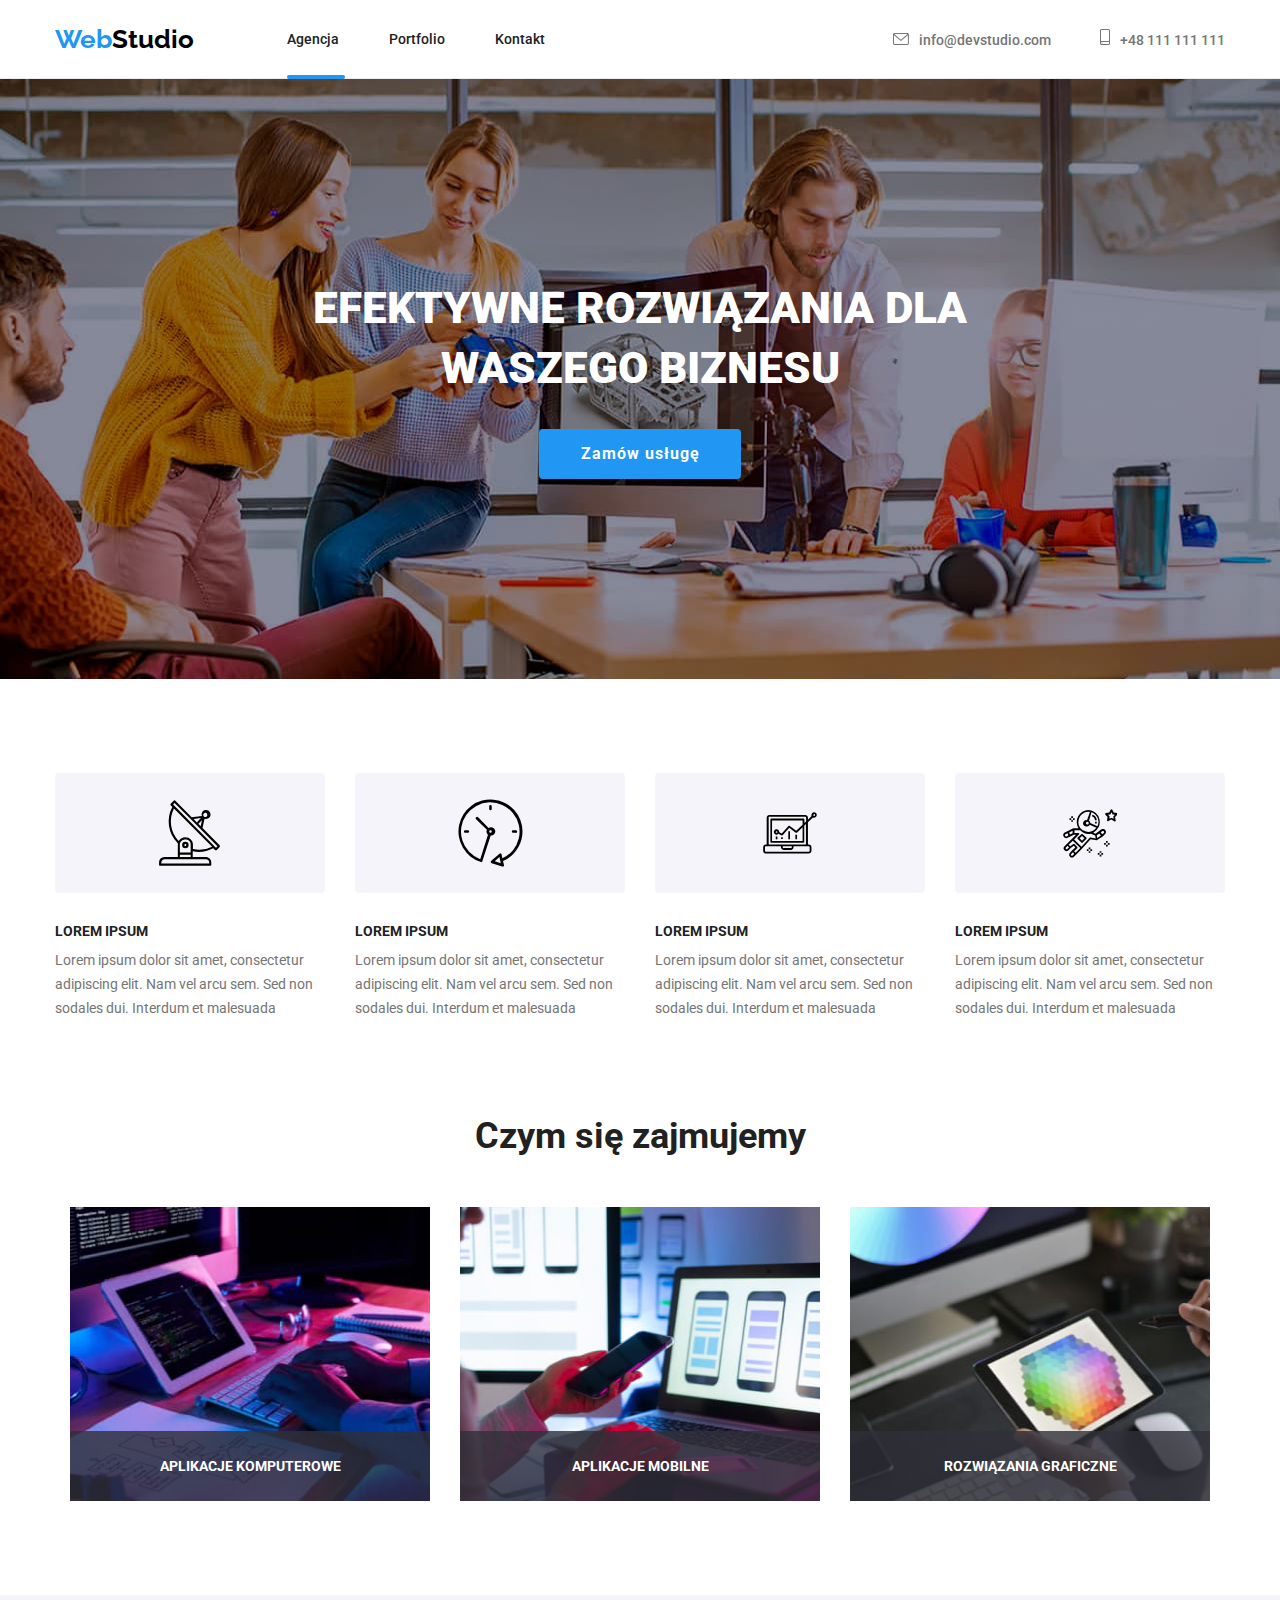
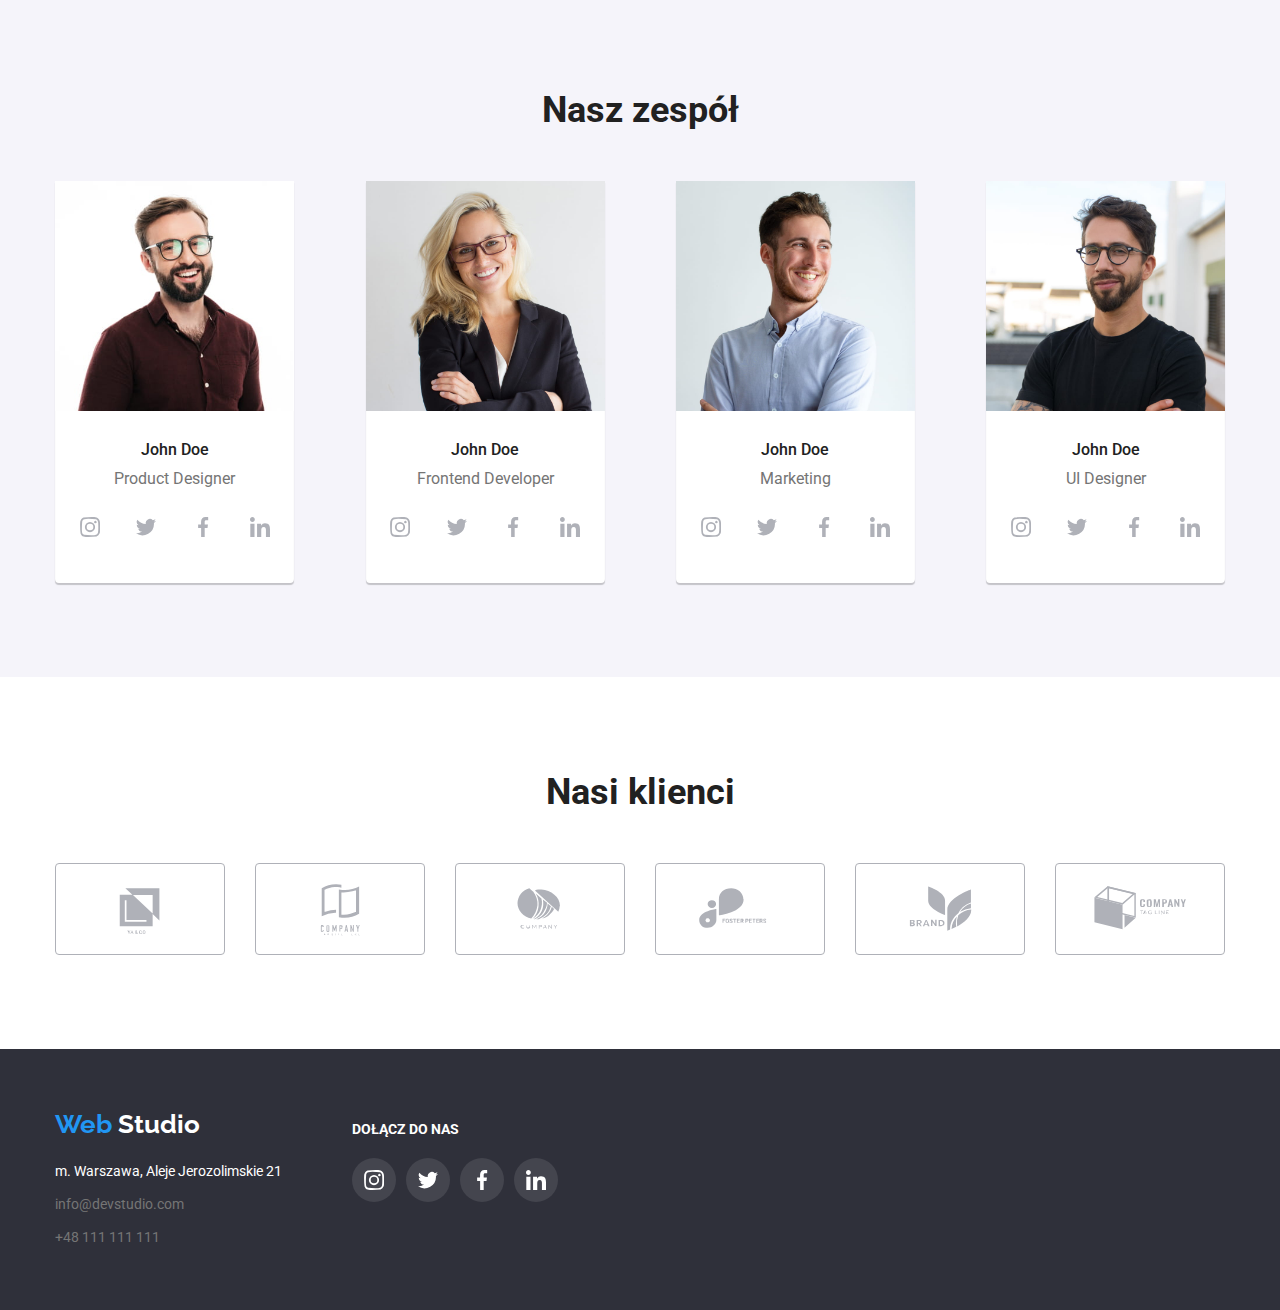
<file: index.html>
<!DOCTYPE html>
<html lang="pl">
  <head>
    <meta charset="UTF-8" >
    <meta http-equiv="X-UA-Compatible" content="IE=edge" >
    <meta name="viewport" content="width=device-width, initial-scale=1.0" >
    <title>Studio</title>
    <link rel="preconnect" href="https://fonts.googleapis.com" >
    <link rel="preconnect" href="https://fonts.gstatic.com" crossorigin >
    <link
      href="https://fonts.googleapis.com/css2?family=Raleway:wght@700&family=Roboto:wght@400;500;700;900&display=swap"
      rel="stylesheet"
    >
    <link
    rel="stylesheet"
    href="https://cdnjs.cloudflare.com/ajax/libs/modern-normalize/1.0.0/modern-normalize.min.css"
  >
    <link rel="stylesheet" href="./css/styles.css" >
  </head>
  <body>
    <header>
      <div class="container header-container">
        <nav class="navigation">
          <div class="logo"><a class="webstudio" href="#"
          ><span class="logo-element ">Web</span
          ><span class="logo-second-element">Studio</span></a> 
          </div>
          <ul class="header-links">
            <li><a class="link link1" href="/">Agencja</a></li>
            <li><a class="link" href="./portfolio.html">Portfolio</a></li>
            <li><a class="link link3" href="/kontakt">Kontakt</a></li>
          </ul>
        </nav>
        <div class="header-links address-list">
          <ul class="flex-list">
            <li class="header-details">
              <a class="contacts-link" href="mailto:info@devstudio.com"
              ><svg width="16" height="12"  class="contacts-icon">
                <use class="envelope-icon" href="./images/icons.svg#icon-envelope-1"></use>
              </svg>info@devstudio.com</a>
            </li> 
            <li>
              <a class="contacts-link" href="tel:+48111111111"><svg class="contacts-icon" width="10" height="16"><use href="./images/icons.svg#icon-smartphone-1"></use></svg>+48 111 111 111</a>
            </li>
          </ul>
        </div>
      </div>
    </header>
    <main>
      <section class="first-section section" >
        <div class="first-section container">
          <div><h1 class="header-main">EFEKTYWNE ROZWIĄZANIA DLA WASZEGO BIZNESU</h1></div>
            <div class="button-container">
              <button class="button modal-btn" type="button" data-modal-open>Zamów usługę</button>
          </div>
        </div>
      </section>
      <section class="second-section">
        <!-- <h2>Lorem ipsum sekcja</h2> -->
        <div class="container">
          <div class="second-section-flex">
            <ul class="text-columns">
              <li class="list-item"><div class="icon-box"><svg class="lorem-ipsum-class" width="65.32" height="70">
                <use
                  href="./images/icons.svg#icon-antenna-1"
                ></use>
              </svg></div>
                <div class="text-box"><h3>LOREM IPSUM</h3>
                <p class="second-section-paragraph">
                Lorem ipsum dolor sit amet, consectetur adipiscing elit. Nam vel
                arcu sem. Sed non sodales dui. Interdum et malesuada
                </p></div>
              </li>
              <li class="list-item"> <div class="icon-box"><svg class="lorem-ipsum-class" width="66.96" height="70">
                <use
                  href="./images/icons.svg#icon-clock-1"
                ></use>
              </svg></div>
              <div class="text-box"><h3>LOREM IPSUM</h3>
                <p class="second-section-paragraph">
                Lorem ipsum dolor sit amet, consectetur adipiscing elit. Nam vel
                arcu sem. Sed non sodales dui. Interdum et malesuada
                </p></div>
              </li>
              <li class="list-item"> <div class="icon-box"><svg class="lorem-ipsum-class" width="70" height="53.69">
                <use
                  href="./images/icons.svg#icon-diagram-1"
                ></use>
              </svg></div>
                <div class="text-box"><h3>LOREM IPSUM</h3>
                <p class="second-section-paragraph">
                Lorem ipsum dolor sit amet, consectetur adipiscing elit. Nam vel
                arcu sem. Sed non sodales dui. Interdum et malesuada
                </p></div>
              </li>
              <li class="list-item"><div class="icon-box"><svg class="lorem-ipsum-class" width="54.83" height="60.66">
                <use
                  href="./images/icons.svg#icon-astronaut-1"
                ></use>
              </svg></div>
                <div class="text-box"><h3>LOREM IPSUM</h3>
                <p class="second-section-paragraph">
                Lorem ipsum dolor sit amet, consectetur adipiscing elit. Nam vel
                arcu sem. Sed non sodales dui. Interdum et malesuada
                </p></div>
              </li>
            </ul>
          </div>
        </div>
      </section>
      <section class="second-section  section">
        <div class="container">
          <div class="team-descripton-section">
            <h2 class="container team-description">Czym się zajmujemy</h2>
            <ul class="image-section-1 container">
              <li>
                <div class="team-description-image">
                  <img class="image-main-page"
                    src="./images/img1.jpg"
                    alt="programowanie"
                    width="370"
                    height="294"
                  ><div class="section2-wrapper"><p class="image-explanation-section2">Aplikacje komputerowe</p></div></div>
              </li>
              <li><div class="team-description-image">
                <img class="image-main-page"
                src="./images/img2.jpg"
                alt="tworzenie aplikacji"
                width="370"
                height="294"
              ><div class="section2-wrapper"><p class="image-explanation-section2">Aplikacje mobilne</p></div></div>
              </li>
              <li><div class="team-description-image">
                <img class="image-main-page"
                src="./images/img3.jpg"
                alt="tworzenie grafiki"
                width="370"
                height="294"
              ><div class="section2-wrapper"><p class="image-explanation-section2">Rozwiązania graficzne</p></div></div>
              </li>
            </ul>
          </div>
        </div>
      </section>
      <section class="third-section section">
        <div class="=container">
         <h2 class="team-description team-members">Nasz zespół</h2>
         <ul class="image-section-2 container">
           <li class="photo-box">
             <div class="photo-block"><img class="image-main-page team-portrait"
              src="./images/img4.jpg"
              alt="John Doe"
              width="270"
              height="260"
            >
             <h3>John Doe</h3>
             <p class="position-description">Product Designer</p>
             <div class="team-social-media">
              <ul class="social-media-flex">
                <li class="social-media-flex-list" >
                  <div class="social-media-link"><svg class="individual-links"  width="44" height="44">
                    <use x="12px" y="12px" width="20" height="20"  href="./images/icons.svg#icon-instagram-2">
                    </use>
                  </svg></div>
                </li> 
                <li class="social-media-flex-list">
                  <div><svg class="individual-links" width="44" height="44">
                    <use x="12px" y="12px" width="20" height="20" href="./images/icons.svg#icon-twitter-1">
                    </use>
                  </svg></div>
                </li>
                <li class="social-media-flex-list">
                  <div><svg class="individual-links" width="44" height="44">
                    <use x="12px" y="12px" width="20" height="20" href="./images/icons.svg#icon-facebook-1">
                    </use>
                  </svg></div>
                </li>
                <li class="social-media-flex-list">
                  <div><svg class="individual-links" width="44" height="44">
                    <use x="12px" y="12px" width="20" height="20" href="./images/icons.svg#icon-linkedin-1">
                    </use>
                  </svg></div>
                </li>
              </ul>
            </div>
            </div>
           </li>
           <li class="photo-box">
             <div class="photo-block"><img class="image-main-page team-portrait"
              src="./images/img5.jpg"
              alt="John Doe"
              width="270"
              height="260"
            >
             <h3>John Doe</h3>
             <p class="position-description">Frontend Developer</p><div class="team-social-media">
              <ul class="social-media-flex">
                <li class="social-media-flex-list" >
                  <div class="social-media-link"><svg class="individual-links"  width="44" height="44">
                    <use x="12px" y="12px" width="20" height="20"  href="./images/icons.svg#icon-instagram-2">
                    </use>
                  </svg></div>
                </li> 
                <li class="social-media-flex-list">
                  <div><svg class="individual-links" width="44" height="44">
                    <use x="12px" y="12px" width="20" height="20" href="./images/icons.svg#icon-twitter-1">
                    </use>
                  </svg></div>
                </li>
                <li class="social-media-flex-list">
                  <div><svg class="individual-links" width="44" height="44">
                    <use x="12px" y="12px" width="20" height="20" href="./images/icons.svg#icon-facebook-1">
                    </use>
                  </svg></div>
                </li>
                <li class="social-media-flex-list">
                  <div><svg class="individual-links" width="44" height="44">
                    <use x="12px" y="12px" width="20" height="20" href="./images/icons.svg#icon-linkedin-1">
                    </use>
                  </svg></div>
                </li>
              </ul></div></div>
           </li>
           <li class="photo-box">
             <div class="photo-block"><img class="image-main-page team-portrait"
              src="./images/img6.jpg"
              alt="John Doe"
              width="270"
              height="260"
            >
             <h3>John Doe</h3>
             <p class="position-description">Marketing</p><div class="team-social-media">
              <ul class="social-media-flex">
                <li class="social-media-flex-list" >
                  <div class="social-media-link"><svg class="individual-links"  width="44" height="44">
                    <use x="12px" y="12px" width="20" height="20"  href="./images/icons.svg#icon-instagram-2">
                    </use>
                  </svg></div>
                </li> 
                <li class="social-media-flex-list">
                  <div><svg class="individual-links" width="44" height="44">
                    <use x="12px" y="12px" width="20" height="20" href="./images/icons.svg#icon-twitter-1">
                    </use>
                  </svg></div>
                </li>
                <li class="social-media-flex-list">
                  <div><svg class="individual-links" width="44" height="44">
                    <use x="12px" y="12px" width="20" height="20" href="./images/icons.svg#icon-facebook-1">
                    </use>
                  </svg></div>
                </li>
                <li class="social-media-flex-list">
                  <div><svg class="individual-links" width="44" height="44">
                    <use x="12px" y="12px" width="20" height="20" href="./images/icons.svg#icon-linkedin-1">
                    </use>
                  </svg></div>
                </li>
              </ul></div></div>
           </li>
           <li class="photo-box">
             <div class="photo-block"><img class="image-main-page team-portrait"
              src="./images/img7.jpg"
              alt="John Doe"
              width="270"
              height="260"
            >
             <h3>John Doe</h3>
             <p class="position-description">UI Designer</p><div class="team-social-media">
              <ul class="social-media-flex">
                <li class="social-media-flex-list" >
                  <div class="social-media-link"><svg class="individual-links"  width="44" height="44">
                    <use x="12px" y="12px" width="20" height="20"  href="./images/icons.svg#icon-instagram-2">
                    </use>
                  </svg></div>
                </li> 
                <li class="social-media-flex-list">
                  <div><svg class="individual-links" width="44" height="44">
                    <use x="12px" y="12px" width="20" height="20" href="./images/icons.svg#icon-twitter-1">
                    </use>
                  </svg></div>
                </li>
                <li class="social-media-flex-list">
                  <div><svg class="individual-links" width="44" height="44">
                    <use x="12px" y="12px" width="20" height="20" href="./images/icons.svg#icon-facebook-1">
                    </use>
                  </svg></div>
                </li>
                <li class="social-media-flex-list">
                  <div><svg class="individual-links" width="44" height="44">
                    <use x="12px" y="12px" width="20" height="20" href="./images/icons.svg#icon-linkedin-1">
                    </use>
                  </svg></div>
                </li>
              </ul></div></div>
           </li>
         </ul>
       </div>
      </section>
      <section class="last-section">
        <div class="last-section-paragraph container"><h2>Nasi klienci</h2></div>
        <div class="container last-section-icons">
          <svg class="client-icon" width="170" height="92">
            <use
              href="./images/icons.svg#icon-Client-1-1"
            ></use>
          </svg>
          <svg class="client-icon" width="170" height="92">
            <use
              href="./images/icons.svg#icon-Client-2-1"
            ></use>
          </svg>
          <svg class="client-icon" width="170" height="92">
            <use
              href="./images/icons.svg#icon-Client-3-1"
            ></use>
          </svg>
          <svg class="client-icon" width="170" height="92">
            <use
              href="./images/icons.svg#icon-Client-4-1"
            ></use>
          </svg>
          <svg class="client-icon" width="170" height="92">
            <use
              href="./images/icons.svg#icon-Client-5-1"
            ></use>
          </svg>
          <svg class="client-icon" width="170" height="92">
            <use
              href="./images/icons.svg#icon-Client-6-1"
            ></use>
          </svg>
        </div>
      </section>
    </main>
    <footer>
      <div class="container">
        <div class="footer-elements">
          <div><div class="logo logo-footer-style">
            <a class="webstudio" href="#">
              <span class="logo-element">Web</span>
              <span class="logo-footer">Studio</span></a
              >
          </div>
          <div class="footer-address">
            <address>
              <p class="address-footer">m. Warszawa, Aleje Jerozolimskie 21</p>
              <ul class="footer-list">
                <li class="link-first"><a class="contacts-link" href="mailto:info@devstudio.com"
                >info@devstudio.com</a
                >
                </li>
                <li>
                  <div ><a class="contacts-link" href="tel:+48111111111">+48 111 111 111</a></div>
                </li>
              </ul>
            </address>
          </div>
        </div>
          <div class="social-media">
            <p class="footer-links">DOŁĄCZ DO NAS</p>
            <div class="footer-icon-flex">
              <ul class="social-media-flex-footer">
                <li class="social-media-flex-list" >
                  <div class="social-media-link"><svg class="footer-icons"  width="44" height="44">
                    <use x="12px" y="12px" width="20" height="20"  href="./images/icons.svg#icon-instagram-2">
                    </use>
                  </svg></div>
                </li> 
                <li class="social-media-flex-list">
                  <div><svg class="footer-icons" width="44" height="44">
                    <use x="12px" y="12px" width="20" height="20" href="./images/icons.svg#icon-twitter-1">
                    </use>
                  </svg></div>
                </li>
                <li class="social-media-flex-list">
                  <div><svg class="footer-icons" width="44" height="44">
                    <use x="12px" y="12px" width="20" height="20" href="./images/icons.svg#icon-facebook-1">
                    </use>
                  </svg></div>
                </li>
                <li class="social-media-flex-list">
                  <div><svg class="footer-icons" width="44" height="44">
                    <use x="12px" y="12px" width="20" height="20" href="./images/icons.svg#icon-linkedin-1">
                    </use>
                  </svg></div>
                </li>
              </ul></div>
            </div>
        </div>
      </div>
    </footer>
    <div class="backdrop is-hidden" data-modal>
      <div class="modal">
        <button class="close-btn" type="button" data-modal-close>
            <svg  class="button-modal" width="30" height="30">
              <use x="5px" y="5px" width="18" height="18" href="./images/icons.svg#icon-close-black-18dp-2-1">
              </use>
            </svg>
        </button>
      </div>
    </div>
    <script src="./js/modal.js"></script>
  </body>
</html>
</file>
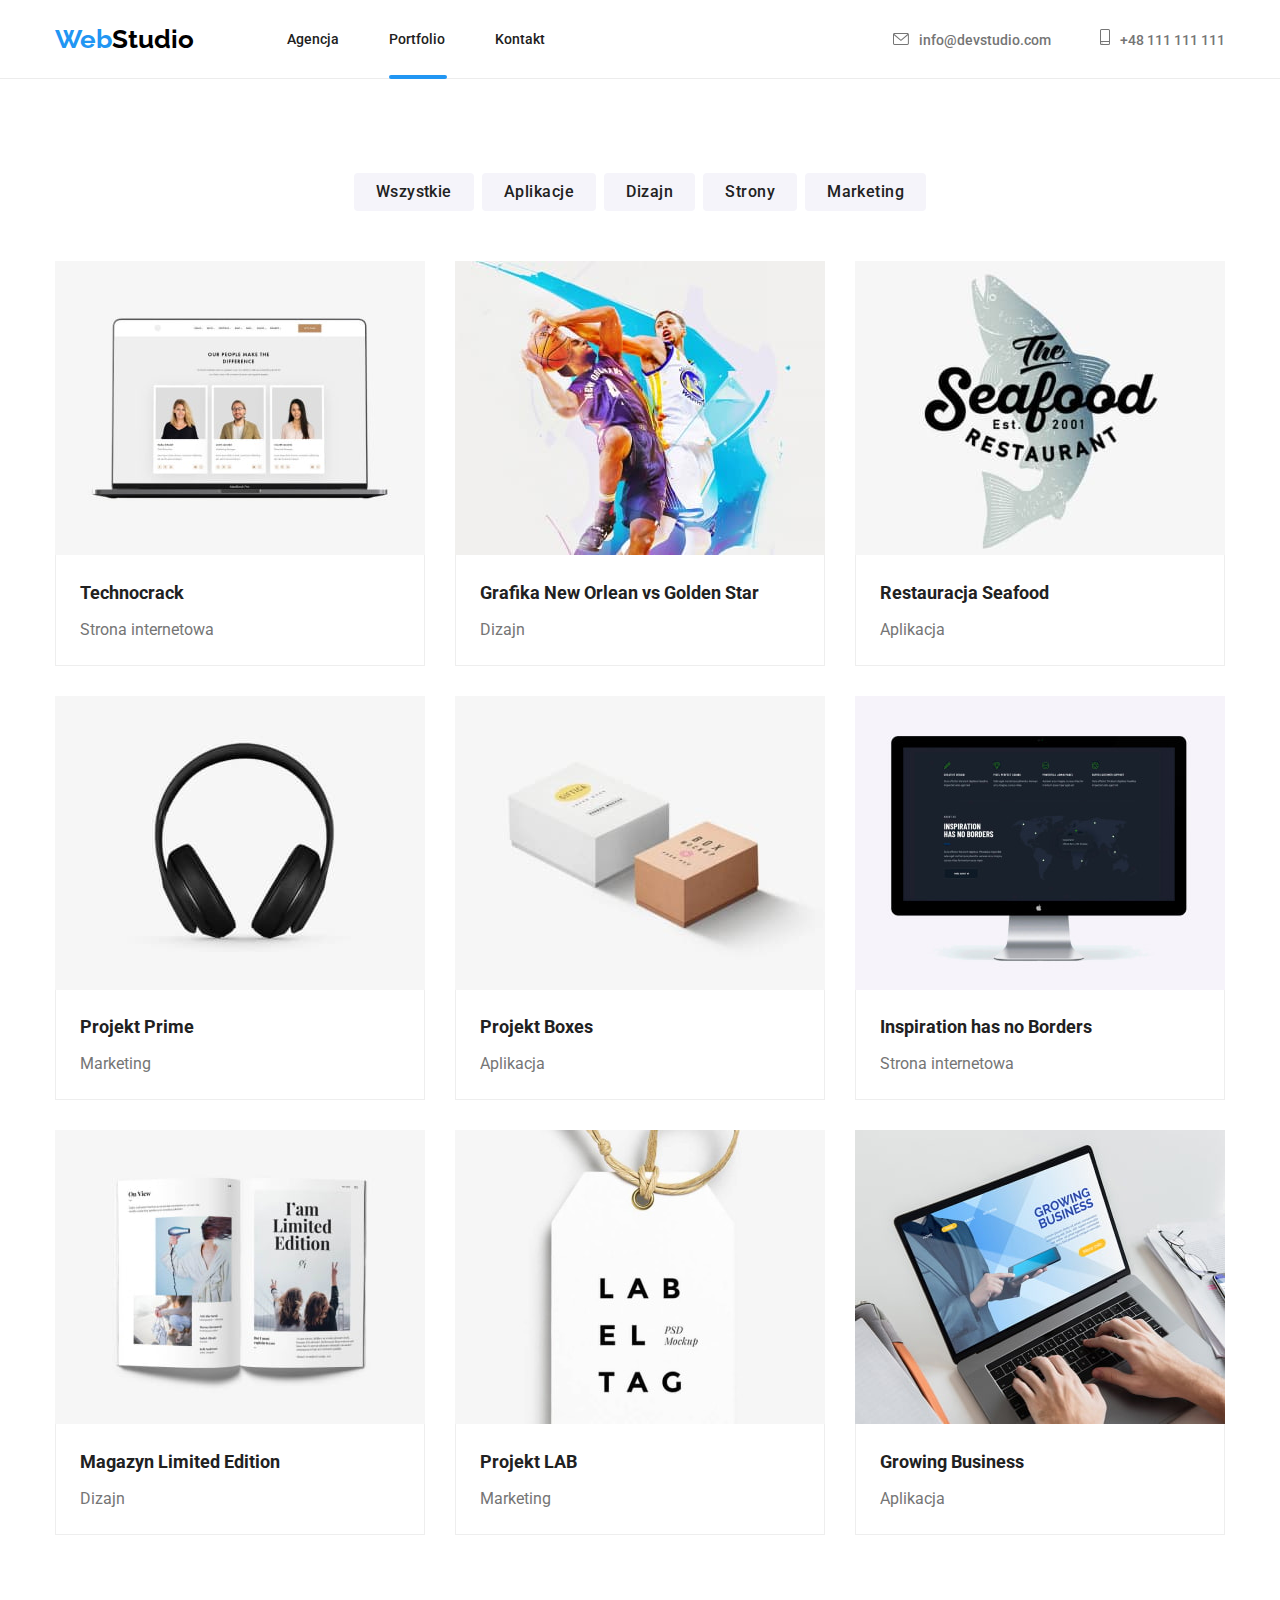
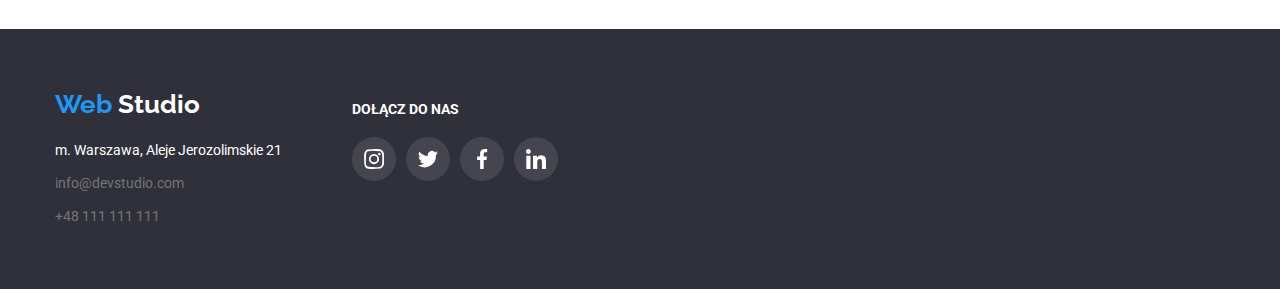
<file: portfolio.html>
<!DOCTYPE html>
<html lang="pl">
  <head>
    <meta charset="UTF-8">
    <meta http-equiv="X-UA-Compatible" content="IE=edge">
    <meta name="viewport" content="width=device-width, initial-scale=1.0">
    <title>Portfolio</title>
    <link rel="preconnect" href="https://fonts.googleapis.com">
    <link rel="preconnect" href="https://fonts.gstatic.com" crossorigin>
    <link
      href="https://fonts.googleapis.com/css2?family=Raleway:wght@700&family=Roboto:wght@400;500;700;900&display=swap"
      rel="stylesheet">
    <link
      rel="stylesheet"
      href="https://cdnjs.cloudflare.com/ajax/libs/modern-normalize/1.0.0/modern-normalize.min.css"
    > 
    <link rel="stylesheet" href="./css/styles.css">
  </head>
  <body>
    <header>
      <div class="container header-container">
        <nav class="navigation">
          <div class="logo"><a class="webstudio" href="#"
          ><span class="logo-element ">Web</span
          ><span class="logo-second-element">Studio</span></a> 
          </div>
          <ul class="header-links">
            <li><a class="link" href="/">Agencja</a></li>
            <li><a class="link link2" href="./portfolio.html">Portfolio</a></li>
            <li><a class="link link3" href="/kontakt">Kontakt</a></li>
          </ul>
        </nav>
        <div class="header-links address-list">
          <ul class="flex-list">
            <li class="header-details">
              <a class="contacts-link" href="mailto:info@devstudio.com"
              ><svg width="16" height="12"  class="contacts-icon">
                <use class="envelope-icon" href="./images/icons.svg#icon-envelope-1"></use>
              </svg>info@devstudio.com</a>
            </li> 
            <li>
              <a class="contacts-link" href="tel:+48111111111"><svg class="contacts-icon" width="10" height="16"><use href="./images/icons.svg#icon-smartphone-1"></use></svg>+48 111 111 111</a>
            </li>
          </ul>
        </div>
      </div>
    </header>
    <main class="main-portfolio">
      <div>
        <ul class="button-links">
          <li>
            <button class="button-portfolio" type="button">Wszystkie</button>
          </li>
          <li>
            <button class="button-portfolio" type="button">Aplikacje</button>
          </li>
          <li>
            <button class="button-portfolio" type="button">Dizajn</button>
          </li>
          <li>
            <button class="button-portfolio" type="button">Strony</button>
          </li>
          <li>
            <button class="button-portfolio" type="button">Marketing</button>
          </li>
        </ul>
      </div>
      <section class="portfolio section">
        <ul class="portfolio-images container">
            <li class="item">
              <div class="photo-block-portfolio"><div class="block-image-portfolio"><img
              src="images/img8.jpg"
              alt="strona internetowa"
              width="370"
              height="294">
              <div class="overlay-portfolio"><p class="text-overlay">Technocrack jest popularną platformą wykorzystywaną do rozpowszechniania koronawirusa. Firmy wykorzystują tę platformę do celów szpiegowskich i ataków na niezabezpieczone serwery konkurencji</p>
              </div></div>
              <div class="item-text"><h3 lang="en">Technocrack</h3>
              <p>Strona internetowa</p></div></div>
            </li>
            <li class="item">
              <div class="photo-block-portfolio"><div class="block-image-portfolio"><img
              src="images/img9.jpg"
              alt="dizajn"
              width="370"
              height="294"> <div class="overlay-portfolio"><p class="text-overlay">Technocrack jest popularną platformą wykorzystywaną do rozpowszechniania koronawirusa. Firmy wykorzystują tę platformę do celów szpiegowskich i ataków na niezabezpieczone serwery konkurencji</p>
              </div></div>
              <div class="item-text"><h3>Grafika New Orlean vs Golden Star</h3>
              <p>Dizajn</p></div></div>
            </li>
            <li class="item">
              <div class="photo-block-portfolio"><div class="block-image-portfolio"><img
              src="images/img10.jpg"
              alt="aplikacja"
              width="370"
              height="294"><div class="overlay-portfolio"><p class="text-overlay">Technocrack jest popularną platformą wykorzystywaną do rozpowszechniania koronawirusa. Firmy wykorzystują tę platformę do celów szpiegowskich i ataków na niezabezpieczone serwery konkurencji</p>
              </div></div>
              <div class="item-text"><h3>Restauracja Seafood</h3>
              <p>Aplikacja</p></div></div>
            </li>
            <li class="item">
              <div class="photo-block-portfolio"><div class="block-image-portfolio"><img
              src="images/img11.jpg"
              alt="słuchawki"
              width="370"
              height="294"><div class="overlay-portfolio"><p class="text-overlay">Technocrack jest popularną platformą wykorzystywaną do rozpowszechniania koronawirusa. Firmy wykorzystują tę platformę do celów szpiegowskich i ataków na niezabezpieczone serwery konkurencji</p>
              </div></div>
              <div class="item-text"><h3>Projekt Prime</h3>
              <p>Marketing</p></div></div>
            </li>
            <li class="item">
              <div class="photo-block-portfolio"><div class="block-image-portfolio"><img
              src="images/img12.jpg"
              alt="pudełka"
              width="370"
              height="294"><div class="overlay-portfolio"><p class="text-overlay">Technocrack jest popularną platformą wykorzystywaną do rozpowszechniania koronawirusa. Firmy wykorzystują tę platformę do celów szpiegowskich i ataków na niezabezpieczone serwery konkurencji</p>
              </div></div>
              <div class="item-text"><h3 lang="en">Projekt Boxes</h3>
              <p>Aplikacja</p></div></div>
            </li>
            <li class="item">
              <div class="photo-block-portfolio"><div class="block-image-portfolio"><img
              src="images/img13.jpg"
              alt="monitor"
              width="370"
              height="294"><div class="overlay-portfolio"><p class="text-overlay">Technocrack jest popularną platformą wykorzystywaną do rozpowszechniania koronawirusa. Firmy wykorzystują tę platformę do celów szpiegowskich i ataków na niezabezpieczone serwery konkurencji</p>
              </div></div>
              <div class="item-text"><h3 lang="en">Inspiration has no Borders</h3>
              <p>Strona internetowa</p></div></div>
            </li>
            <li class="item">
              <div class="photo-block-portfolio"><div class="block-image-portfolio"><img
              src="images/img14.jpg"
              alt="magazyn"
              width="370"
              height="294"><div class="overlay-portfolio"><p class="text-overlay">Technocrack jest popularną platformą wykorzystywaną do rozpowszechniania koronawirusa. Firmy wykorzystują tę platformę do celów szpiegowskich i ataków na niezabezpieczone serwery konkurencji</p>
              </div></div>
              <div class="item-text"><h3>Magazyn Limited Edition</h3>
              <p>Dizajn</p></div></div>
            </li>
            <li class="item">
              <div class="photo-block-portfolio"><div class="block-image-portfolio"><img
              src="images/img15.jpg"
              alt="etykieta"
              width="370"
              height="294"><div class="overlay-portfolio"><p class="text-overlay">Technocrack jest popularną platformą wykorzystywaną do rozpowszechniania koronawirusa. Firmy wykorzystują tę platformę do celów szpiegowskich i ataków na niezabezpieczone serwery konkurencji</p>
              </div></div>
              <div class="item-text"><h3>Projekt LAB</h3>
              <p>Marketing</p></div></div>
            </li>
            <li class="item">
              <div class="photo-block-portfolio"><div class="block-image-portfolio"><img
              src="images/img16.jpg"
              alt="laptop"
              width="370"
              height="294"><div class="overlay-portfolio"><p class="text-overlay">Technocrack jest popularną platformą wykorzystywaną do rozpowszechniania koronawirusa. Firmy wykorzystują tę platformę do celów szpiegowskich i ataków na niezabezpieczone serwery konkurencji</p>
              </div></div>
              <div class="item-text"><h3 lang="en">Growing Business</h3>
              <p>Aplikacja</p></div></div>
            </li>
        </ul>
    </section>
    </main>
    <footer>
      <div class="container">
        <div class="footer-elements">
          <div><div class="logo logo-footer-style">
            <a class="webstudio" href="#">
              <span class="logo-element">Web</span>
              <span class="logo-footer">Studio</span></a
              >
          </div>
          <div class="footer-address">
            <address>
              <p class="address-footer">m. Warszawa, Aleje Jerozolimskie 21</p>
              <ul class="footer-list">
                <li class="link-first"><a class="contacts-link" href="mailto:info@devstudio.com"
                >info@devstudio.com</a
                >
                </li>
                <li>
                  <div ><a class="contacts-link" href="tel:+48111111111">+48 111 111 111</a></div>
                </li>
              </ul>
            </address>
          </div>
        </div>
          <div class="social-media">
            <p class="footer-links">DOŁĄCZ DO NAS</p>
            <div class="footer-icon-flex">
              <ul class="social-media-flex-footer">
                <li class="social-media-flex-list" >
                  <div class="social-media-link"><svg class="footer-icons"  width="44" height="44">
                    <use x="12px" y="12px" width="20" height="20"  href="./images/icons.svg#icon-instagram-2">
                    </use>
                  </svg></div>
                </li> 
                <li class="social-media-flex-list">
                  <div><svg class="footer-icons" width="44" height="44">
                    <use x="12px" y="12px" width="20" height="20" href="./images/icons.svg#icon-twitter-1">
                    </use>
                  </svg></div>
                </li>
                <li class="social-media-flex-list">
                  <div><svg class="footer-icons" width="44" height="44">
                    <use x="12px" y="12px" width="20" height="20" href="./images/icons.svg#icon-facebook-1">
                    </use>
                  </svg></div>
                </li>
                <li class="social-media-flex-list">
                  <div><svg class="footer-icons" width="44" height="44">
                    <use x="12px" y="12px" width="20" height="20" href="./images/icons.svg#icon-linkedin-1">
                    </use>
                  </svg></div>
                </li>
              </ul></div>
            </div>
        </div>
      </div>
    </footer>
  </body>
</html>
</file>
<file: css/styles.css>
:root{
  --background-color-haeder:rgba(255, 255, 255, 1);
  --second-brand-color:rgba(47, 48, 58, 1);
  --list-font-color:rgba(117, 117, 117, 1);
  --overlay-color:rgba(255, 255, 255, 1);
}
* {
  box-sizing: border-box;
  margin: 0;
  padding: 0;
}
.container{
  max-width: 1200px;
  padding: 0 15px;
  margin:0 auto;
  width: 100%;
}
body {
  font-family: "Roboto", sans-serif, "Raleway", sans-serif;
  color:rgba(33, 33, 33, 1);
}
/* header */
header {
  background-color:var(--background-color-haeder);
  padding-top: 32px;
  padding-bottom:32px;
}
 
.webstudio {
  font-family: "Raleway", sans-serif;
  font-weight: 700;
  font-size: 26px;
  line-height: 1.17;
  text-decoration: none;
  cursor: none;
}
.logo{
  margin:auto;
}
.logo-element {
  color: #2196f3;
}
.header-links li {
  font-weight: 500;
  font-size: 14px;
  line-height: 1.17;
  margin:auto;
  /* margin:auto;
  padding: auto; */
}
.link {
  color: rgba(33, 33, 33, 1);
  text-decoration: none;
  transition: color 250ms cubic-bezier(0.4, 0, 0.2, 1);
  position:relative;
}
.link:active,
.link:hover,
.link:focus {
  color: rgba(33, 150, 243, 1);
}


.link1:hover::after, 
.link1:link::after{
  position:absolute;
  content:"";
  width: 58px;
  height: 4px;
  background-color: #2196f3;
  border-radius: 2px;
  top:44px;
  left:0;
}
.link2:hover::after, 
.link2:link::after{
  position:absolute;
  content:"";
  width: 58px;
  height: 4px;
  background-color: #2196f3;
  border-radius: 2px;
  top:44px;
  left:0;
}
.contacts-link {
  color: var(--list-font-color);
  text-decoration: none;
  transition: color 250ms cubic-bezier(0.4, 0, 0.2, 1);
}
.contacts-link:active,
.contacts-link:hover,
.contacts-link:focus {
  color: rgba(33, 150, 243, 1);
}
a svg{
  transition: fill 250ms cubic-bezier(0.4, 0, 0.2, 1);
}
a:hover svg {
  fill:rgba(33, 150, 243, 1);
}
.logo-second-element {
  color: rgba(0, 0, 0, 1);
}
/* main */
.first-section {
  background-color: #2f303a;
  background-image:url("../images/img17.jpg"), linear-gradient(rgba(47, 48, 58, 0.4),rgba(47, 48, 58, 0.4));
  background-repeat: no-repeat;
  background-position:center;
  background-size:cover;
  /* min-width: 100%; */
  margin:0 auto;
  max-width: 1600px;
}
h1 {
  color: #ffffff;
  text-align: center;
  font-size: 44px;
  line-height: 1.36;
  font-weight: 900;
  padding-top:200px;
}
.button {
  font-family: inherit;
  background-color: rgba(33, 150, 243, 1);
  box-shadow: 0 4px 4px 0 rgba(0, 0, 0, 0.15);
  color: rgba(255, 255, 255, 1);
  font-weight: 700;
  font-size: 16px;
  line-height: 1.87;
  letter-spacing: 0.06em;
  text-align: center;
  cursor: pointer;
  padding-top:10px;
  padding-bottom:10px;
  padding-left: 42px;
  padding-right:41px;
  border-style:none;
  border-radius: 4px;
  margin-bottom:200px;
  transition: color 250ms cubic-bezier(0.4, 0, 0.2, 1), background-color 250ms cubic-bezier(0.4, 0, 0.2, 1), box-shadow 250ms cubic-bezier(0.4, 0, 0.2, 1);
}

.button:active,
.button:hover,
.button:focus {
  background-color: rgb(16, 234, 250);
}
/* sections */
h2 {
  font-size: 36px;
  line-height: 1.17;
  text-align: center;
  margin-bottom: 50px;
}
.second-section {
  background-color: #ffffff;
  padding-top:94px;
}
.second-section h3 {
  font-size: 14px;
  line-height: 1.17;
}
.second-section-paragraph {
  color: var(--list-font-color);
  font-size: 14px;
  line-height: 1.71;
}
.third-section {
  background-color: #f5f4fa;
}
.third-section h3 {
  font-weight: 500;
  font-size: 16px;
  line-height: 1.17;
}
.position-description {
  color: var(--list-font-color);
  font-size: 16px;
  line-height: 1.17;
  margin-top:10px;
}
footer {
  background-color:var(--second-brand-color);
}
.logo-footer {
  color: #ffffff;
}
address {
  font-size: 14px;
  line-height: 1.71;
  font-style: normal;
}
address > p {
  color: #ffffff;
  font-weight: 400;
  font-size: 14px;
  line-height: 1.71;
}
.contacts {
  color: rgba(255, 255, 255, 0.6);
  text-decoration: none;
}
ul {
  list-style-type: none;
}
.footer-portfolio {
  text-decoration-line: underline;
  color: var(--list-font-color);
}
.button-portfolio {
  color: rgba(33, 33, 33, 1);
  font-weight: 500;
  font-size: 16px;
  line-height: 1.625;
  letter-spacing: 0.03em;
  text-align: center;
  background-color: rgba(245, 244, 250, 1);
  padding:6px 22px 6px 22px;
  border-style: none;
  border-radius:4px;
  transition: color 250ms cubic-bezier(0.4, 0, 0.2, 1), background-color 250ms cubic-bezier(0.4, 0, 0.2, 1), box-shadow 250ms cubic-bezier(0.4, 0, 0.2, 1);
}
.button-portfolio:active,
.button-portfolio:focus,
.button-portfolio:hover {
  background-color: rgba(33, 150, 243, 1);
  color: rgba(255, 255, 255, 1);
  box-shadow: 0 2px 2px 0 rgba(0, 0, 0, 0.12), inset 0 1px 2px 0 rgba(0, 0, 0, 0.08);
}
.main-portfolio h3 {
  font-size: 18px;
  line-height: 2;
}
.main-portfolio p {
  color: var(--list-font-color);
  font-size: 16px;
  line-height: 1.875;
}
.main-portfolio section {
  background-color: rgba(255, 255, 255, 1);
}

header li{
  display: inline;
} 
* {
  box-sizing: border-box;
}
.header-container {
  display: flex;
  flex-direction: row;
  flex-wrap:nowrap;
  align-content: center;
  justify-content:space-between;
  align-items:center;
  background-size:cover;
}
nav {
  display: flex;
  display: flex;
  flex-direction: row;
  flex-wrap:nowrap;
  align-content: center;
  align-items:center;
}
.text-columns{
  display:flex;
  justify-content:space-between;
  flex-direction:row;
  justify-content:space-evenly;
  column-gap:30px;
}
.icon-box{
  background-color:rgba(245, 244, 250, 1);
  border-radius:4px;
  width:270px;
  height:120px;
  display:flex;
  justify-content:space-between;
  flex-direction:row;
  justify-content:space-evenly;
}
.lorem-ipsum-class{
  margin:auto;
}
.text-box{
  padding-top:30px;
}
.list-item{
  flex-basis:calc((100% - 90px)/4);
}
.second-section-paragraph{
  margin-top:10px;
}
.image-section-1{
  display:flex;
  flex-direction:row;
  justify-content: space-between;
  align-content: center;
  column-gap: 30px;
  margin-top:50px;
  position: relative;
  
}
.image-section-2{
  display:flex;
  flex-direction:row;
  justify-content:space-between;
  align-content: center;
  column-gap:10px;
  padding-bottom:94px;
}
.team-descripton-section{
  margin-bottom:94px; 
  }
.header-main{
  max-width: 696px;
  margin-left:auto;
  margin-right:auto;
  margin-bottom:30px;
}
.button-container{
  margin-top:30px;
  display: flex;
  justify-content: center;
  align-items: center;
}
.image-main-page{
  width:100%;
  display: block;
  z-index: 1;
} 
.team-members{
padding-top:94px;
}
.photo-block{
  background-color:rgba(255, 255, 255, 1);
 text-align: center;
 padding-bottom: 30px;
 box-shadow: 0 2px 1px 0 rgba(0, 0, 0, 0.2), inset 0 1px 1px 0 rgba(0, 0, 0, 0.14);
 border-bottom-left-radius:4px ;
 border-bottom-right-radius:4px;
}
.footer-elements{
  padding-top:60px;
  padding-bottom: 60px;
  display:block;
  /* margin-left: 215px;
  margin-bottom:90px; */
}
.footer-list{
  padding-left:0;
}
.button-links{
  display:flex;
  flex-direction: row;
  align-items:flex-start;
  justify-content: center;
  margin-top: 94px;
  margin-bottom:50px;
  column-gap:8px;
}
.portfolio-images{
  display: flex;
  flex-wrap:wrap;
  align-items: center;
  justify-content: center;
  gap:30px;
  padding-bottom:94px;
 
}
.photo-block-portfolio{
  background-color:rgba(255, 255, 255, 1);
  margin-bottom: 0;
}
header{
  border-bottom:solid #ECECEC 1px;
  padding-bottom:24px ;
  padding-top:24px ;
}
.header-links li:nth-child(1){
margin-left: 93px;
}
.header-links li:nth-child(2){
  margin-left: 46px;
}
.header-links li:nth-child(3){
  margin-left: 46px;
}
.adress-list li:nth-child(1){
    margin-right: 50px;
  }
.text-columns{
  display:flex;
}
.photo-block-portfolio h3{
  margin-left:24px;
}
.photo-block-portfolio p{
  margin-left:24px;
  margin-bottom:20px;
  padding-top: 4px;
}
.item li{
  flex-basis: calc((100% - 60px) / 3);
}
.item-text{
  border-bottom: solid #EEEEEE 1px;  
  border-right:solid #EEEEEE 1px ;
  border-left:solid #EEEEEE 1px ;
  margin-top: -5px;
  padding-top: 20px;
}

.logo-footer-style{
  margin-bottom:20px;
  /* display: inline-block; */
}
.address-footer{
  margin-bottom:9px;
}
.link-first{
  margin-bottom: 9px;
}
.team-portrait{
  padding-bottom: 30px;
 }
 .main-icons{
  display: flex;
  flex-wrap: nowrap;
  flex-direction: row;
  justify-content: space-evenly;
  column-gap:30px;
  padding-top:94px;
 }
 .main-icons > svg{
  flex-basis:calc((100% - 90px)/4)
 }
 .last-section-icons{
  display: flex;
  flex-wrap: nowrap;
  flex-direction: row;
  justify-content: space-evenly;
  column-gap:30px;
  padding-bottom:94px;
 }
 .last-section-paragraph{
  padding-top: 94px;
 }
 .last-section-icons > svg{
  flex-basis:calc((100% - 150px) / 6);
  border:solid rgba(175, 177, 184, 1) 1px;
  border-radius: 4px;
 } 
 .contacts-icon{
  display: inline-block;
  margin-right: 10px;
  cursor: pointer;
  fill:rgba(117, 117, 117, 1);
 }
 .client-icon{
  fill:rgba(175, 177, 184, 1);
  transition: fill 250ms cubic-bezier(0.4, 0, 0.2, 1), border-color 250ms cubic-bezier(0.4, 0, 0.2, 1);
 }
 .client-icon:hover,
 .client-icon:focus,
 .client-icon:active {
  fill:rgba(33, 150, 243, 1);
  border-color:rgba(33, 150, 243, 1);
 }
.footer-links{
  color: #ffffff;
  font-weight: 700;
  font-size: 14px;
  line-height: 1.17;
}
  .footer-elements{
    display: flex;
    flex-direction: row;
    justify-content: flex-start;
    column-gap: 70px;
  }
  .social-media{
    margin-top:12px;
    margin-bottom:40px;
  }
  .footer-icon-flex{
    display:flex;
    column-gap:10px;

  }
.footer-icon-flex{
  padding-top:20px;
}
.footer-icons{
  border-radius:50%;
  background-color: rgba(255, 255, 255, 0.1);
  fill:rgba(255, 255, 255, 1);
  cursor:pointer;
  transition: fill 250ms cubic-bezier(0.4, 0, 0.2, 1), background-color 250ms cubic-bezier(0.4, 0, 0.2, 1);
}
.footer-icons:active,
.footer-icons:hover,
.footer-icons:focus {
  background-color: rgba(33, 150, 243, 1);  
}
.social-media-link{
  display: inline-block;
}
.social-media-flex{
  display:flex;
  flex-direction: row;
  align-items: center;
  justify-content:space-evenly;
  padding-top:16px; 
}
.individual-links{
fill:rgba(175, 177, 184, 1);
background-color:white;
border-radius: 50%;
cursor: pointer;
transition: fill 250ms cubic-bezier(0.4, 0, 0.2, 1), background-color 250ms cubic-bezier(0.4, 0, 0.2, 1);
}
.individual-links:active,
.individual-links:hover,
.individual-links:focus {
  background-color: rgba(33, 150, 243, 1);
  fill:rgba(255, 255, 255, 1);
  }
  .social-media-flex-footer{
    display:flex;
    flex-direction: row;
    align-items: center;
    justify-content:space-evenly;
    column-gap:10px;
  }
  .item:active,
  .item:hover,
  .item,focus {
    box-shadow: 1px 4px 6px 0 rgba(0, 0, 0, 0.16), 0 4px 4px 0 rgba(0, 0, 0, 0.06);
  }
  .item{
    cursor:pointer;
    box-shadow: none;
    transition: box-shadow 250ms cubic-bezier(0.4, 0, 0.2, 1);
  }
.block-image-portfolio{
  position: relative;
  overflow: hidden;
}

.overlay-portfolio{
position: absolute;
top:0;
left:0;
/* margin-top: 0.5px; */
height: 100%;
width: 100%;
padding-top:49px;
padding-left: 24px;
padding-right: 45px;
padding-bottom: 49px;
background-color: rgba(33, 150, 243, 0.9);
}
.overlay-portfolio > p {
  color: var(--overlay-color);
  font-size: 18px;
  line-height: 1.55;
}
.item:hover .overlay-portfolio{
transform: translatey(0);
}
.overlay-portfolio{
  transform:translateY(101%);
  transition: transform 250ms cubic-bezier(0.4, 0, 0.2, 1);
}
.image-explanation-section2{
  text-transform: uppercase;
  font-weight: 700;
  font-size: 14px;
  line-height: 1.17;
  color:rgba(255, 255, 255, 1);
}
.team-description-image{
  position:relative;
}
.section2-wrapper{
  display: block;
  width: 100%;
  height: 70px;
  text-align: center;
  padding-bottom: 27px;
  padding-top:27px;
  margin-bottom: 0;
  background-color: rgba(47, 48, 58, 0.8);
  position: absolute;
  bottom:0;
  left:0;
  right:0;
}
.is-hidden{
  opacity:0;
  visibility: hidden;
  pointer-events: none;
  /* scale:0; */
}

.modal{
  position: absolute;
  width:528px;
  height: 581px;
  background-color: rgba(255, 255, 255, 1);
  box-shadow: 0 2px 1px 0 rgba(0, 0, 0, 0.2), 0 1px 1px 0 rgba(0, 0, 0, 0.14), 0 1px 3px 0 rgba(0, 0, 0, 0.12);
  border-radius:4px;
  top:50%;
  left: 50%;
  transform:translate(-50%, -50%);
  opacity: inherit;
  visibility: inherit;
  transition-property: visibility, opacity;
  transition-duration: 500ms;
  transition-timing-function: cubic-bezier(0.4, 0, 0.2, 1);
}
.close-btn{
  position:absolute;
  top:8px;
  right:8px;
  width: 30px;
  height:30px;
  background-color: rgb(255, 255, 255);
  cursor:pointer;
  opacity: 1;
  border: none;
}

.button-modal{
  border-radius: 50%;
  fill: rgba(0, 0, 0, 1);
  border:solid rgba(0, 0, 0, 0.1) 1px;
}
.backdrop{
  position: fixed;
  left:0;
  top:0;
  width: 100%;
  height: 100%;
  background-color: rgba(0, 0, 0, 0.2);

}
</file>
